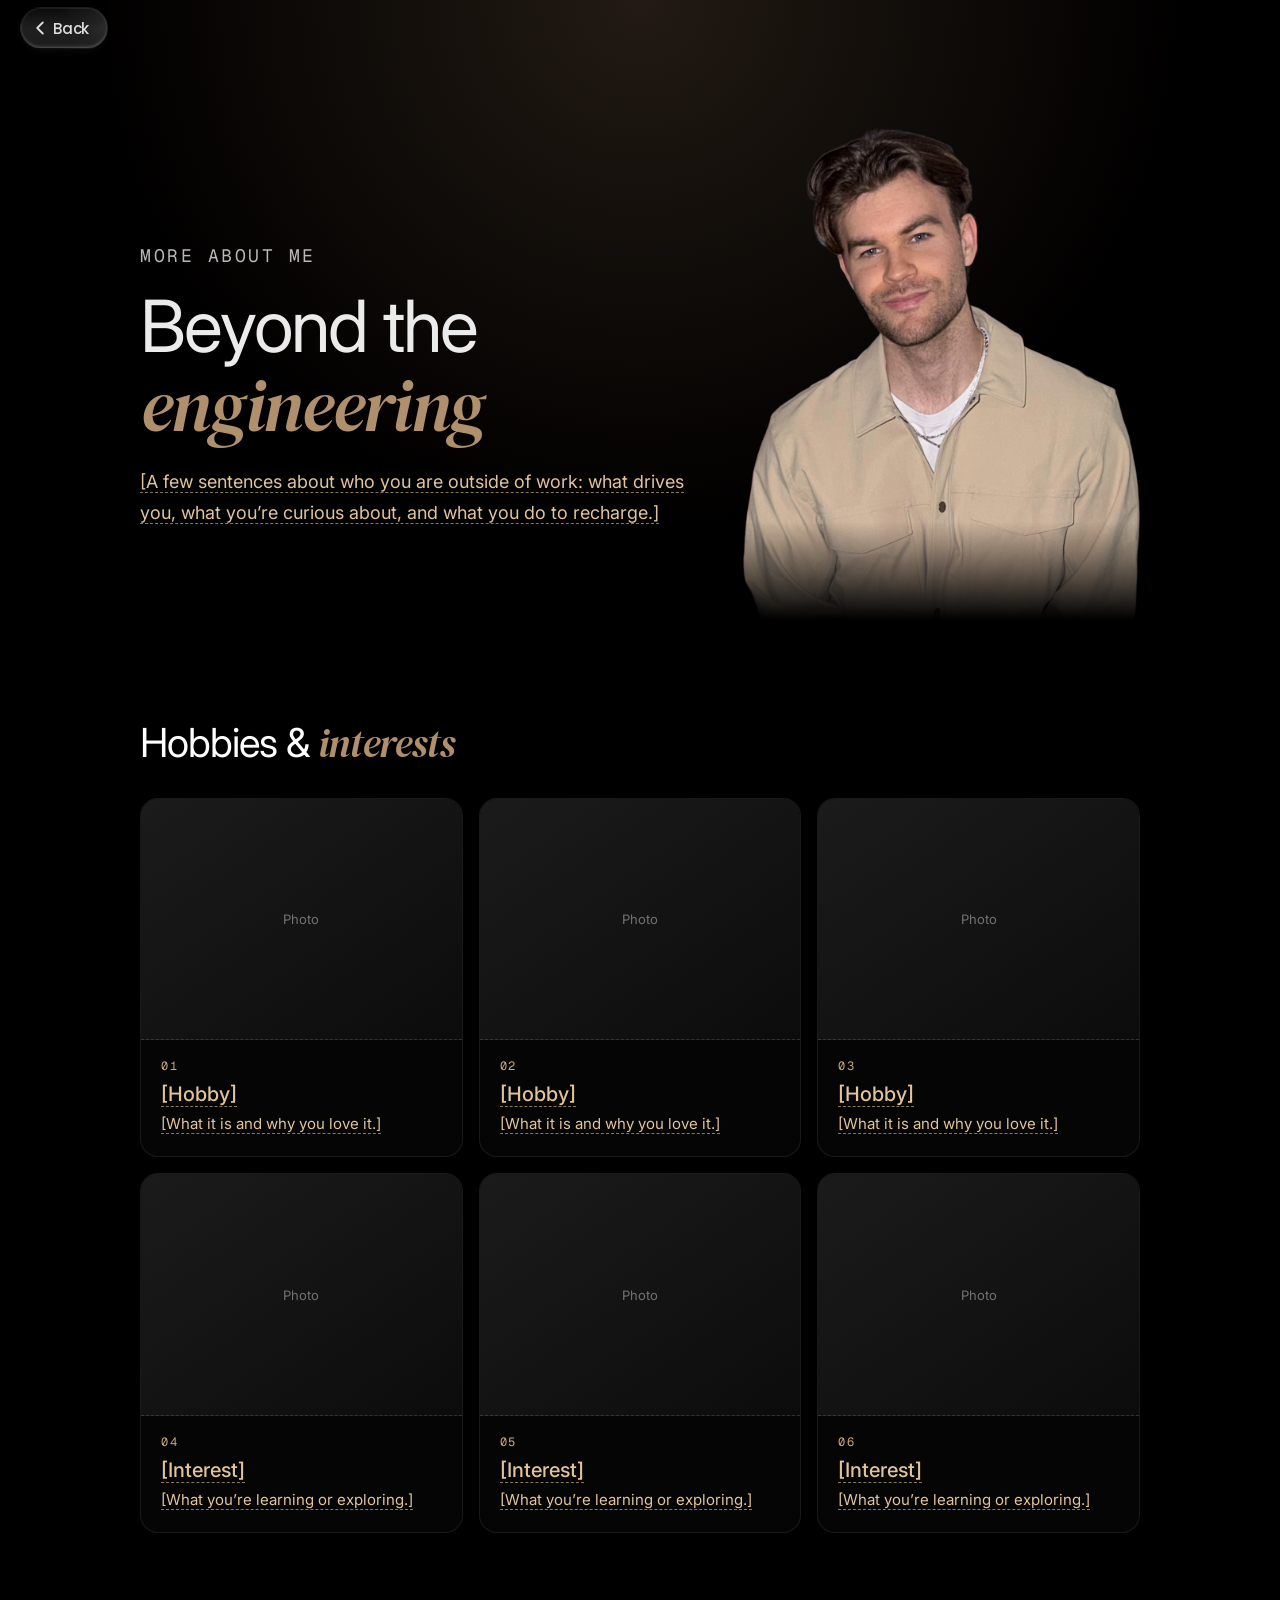
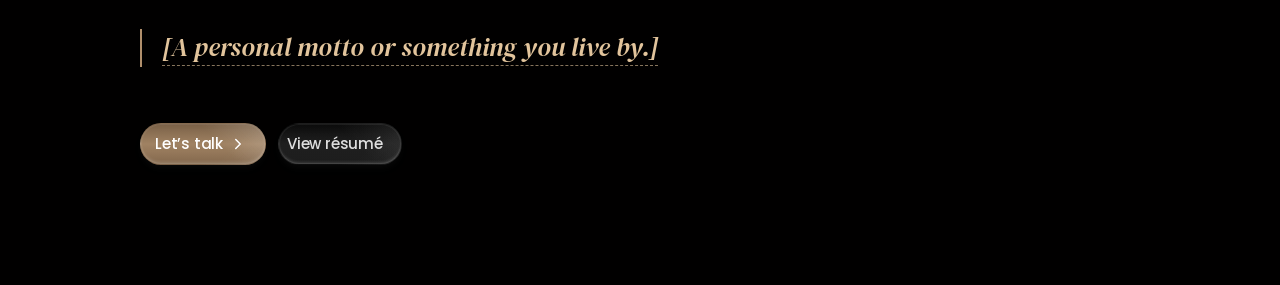
<file: about.html>
<!DOCTYPE html>
<html lang="en">
<head>
  <meta charset="UTF-8" />
  <meta name="viewport" content="width=device-width, initial-scale=1.0" />
  <title>More About Me — Piotr Spychalski</title>
  <link href="https://fonts.googleapis.com/css2?family=DM+Serif+Display:ital@0;1&family=Inter:wght@400;500&family=Geist+Mono:wght@400&family=Poppins:wght@500&display=swap" rel="stylesheet" />
  <link rel="stylesheet" href="back-button.css?v=2" />
  <style>
    html, body { min-height: 100%; margin: 0; background: #010000; color: #fff; font-family: Inter, system-ui, sans-serif; }
    body { background: radial-gradient(60% 40% at 50% 0%, rgba(152, 120, 88, 0.22), transparent 70%), #010000; }
    header { height: 56px; display: flex; align-items: center; padding: 0 20px; }
    main { max-width: 1000px; margin: 0 auto; padding: 8vh 24px 120px; }
    .kicker { margin: 0; font: 12px/1 "Geist Mono", ui-monospace, monospace; letter-spacing: .14em; text-transform: uppercase; color: #987858; }
    h1 { margin: 14px 0 0; font-weight: 400; font-size: clamp(40px, 6vw, 72px); line-height: 1.1; letter-spacing: -.03em; color: rgba(255, 255, 255, .92); }
    h1 em, h2 em { font-family: "DM Serif Display", serif; color: #b08f6c; }
    .intro { display: grid; grid-template-columns: 1.4fr 1fr; gap: 48px; align-items: center; }
    .intro p { margin: 22px 0 0; font-size: 18px; line-height: 1.7; color: #b9b9b9; }
    .intro img { width: 100%; height: auto; -webkit-mask-image: linear-gradient(to bottom, #000 80%, transparent); mask-image: linear-gradient(to bottom, #000 80%, transparent); }
    .fill { color: #e2c49c; border-bottom: 1px dashed rgba(226, 196, 156, .6); }
    h2 { margin: 96px 0 0; font-weight: 400; font-size: clamp(28px, 3.4vw, 40px); letter-spacing: -.025em; }
    .grid { display: grid; grid-template-columns: repeat(3, 1fr); gap: 16px; margin-top: 28px; }
    .card { border: 1px solid rgba(255, 255, 255, .08); border-radius: 18px; overflow: hidden; background: rgba(255, 255, 255, .02); transition: border-color .3s, transform .3s; }
    .card:hover { border-color: rgba(176, 143, 108, .6); transform: translateY(-3px); }
    .ph { aspect-ratio: 4 / 3; display: grid; place-items: center; background: linear-gradient(145deg, #1b1b1b, #0c0c0c); border-bottom: 1px dashed rgba(255, 255, 255, .12); color: rgba(255, 255, 255, .4); font-size: 13px; }
    .card .body { padding: 20px; }
    .card .n { margin: 0; font: 12px/1 "Geist Mono", ui-monospace, monospace; letter-spacing: .14em; color: #c9a97f; }
    .card h3 { margin: 10px 0 6px; font-weight: 500; font-size: 20px; }
    .card p { margin: 0; font-size: 15px; line-height: 1.6; color: #a8a8a8; }
    .quote { margin: 96px 0 0; padding-left: 20px; border-left: 2px solid #b08f6c; font-family: "DM Serif Display", serif; font-style: italic; font-size: 26px; line-height: 1.45; color: rgba(255, 255, 255, .9); }
    .cta { margin-top: 56px; display: flex; gap: 12px; flex-wrap: wrap; }
    @media (max-width: 800px) { .intro, .grid { grid-template-columns: 1fr; } .intro img { max-width: 280px; } }
  </style>
</head>
<body>
  <header>
    <a class="glass-back" href="index.html?home=1#about"><svg viewBox="0 0 24 24" fill="none" stroke="currentColor" stroke-width="2" stroke-linecap="round" stroke-linejoin="round" aria-hidden="true"><path d="M15 18l-6-6 6-6"/></svg>Back</a>
  </header>
  <main>
    <section class="intro">
      <div>
        <p class="kicker">More about me</p>
        <h1>Beyond the <em>engineering</em></h1>
        <p><span class="fill">[A few sentences about who you are outside of work: what drives you, what you’re curious about, and what you do to recharge.]</span></p>
      </div>
      <img src="piotr-more.png" alt="Piotr Spychalski in a beige overshirt" width="1000" height="1240" />
    </section>

    <h2>Hobbies &amp; <em>interests</em></h2>
    <div class="grid">
      <article class="card"><div class="ph">Photo</div><div class="body"><p class="n">01</p><h3><span class="fill">[Hobby]</span></h3><p><span class="fill">[What it is and why you love it.]</span></p></div></article>
      <article class="card"><div class="ph">Photo</div><div class="body"><p class="n">02</p><h3><span class="fill">[Hobby]</span></h3><p><span class="fill">[What it is and why you love it.]</span></p></div></article>
      <article class="card"><div class="ph">Photo</div><div class="body"><p class="n">03</p><h3><span class="fill">[Hobby]</span></h3><p><span class="fill">[What it is and why you love it.]</span></p></div></article>
      <article class="card"><div class="ph">Photo</div><div class="body"><p class="n">04</p><h3><span class="fill">[Interest]</span></h3><p><span class="fill">[What you’re learning or exploring.]</span></p></div></article>
      <article class="card"><div class="ph">Photo</div><div class="body"><p class="n">05</p><h3><span class="fill">[Interest]</span></h3><p><span class="fill">[What you’re learning or exploring.]</span></p></div></article>
      <article class="card"><div class="ph">Photo</div><div class="body"><p class="n">06</p><h3><span class="fill">[Interest]</span></h3><p><span class="fill">[What you’re learning or exploring.]</span></p></div></article>
    </div>

    <p class="quote"><span class="fill">[A personal motto or something you live by.]</span></p>

    <div class="cta">
      <a class="glass-back gold" href="index.html?home=1#contact">Let’s talk<svg viewBox="0 0 24 24" fill="none" stroke="currentColor" stroke-width="2" stroke-linecap="round" stroke-linejoin="round" aria-hidden="true"><path d="M9 18l6-6-6-6"/></svg></a>
      <a class="glass-back" href="resume.html">View résumé</a>
    </div>
  </main>
</body>
</html>
</file>
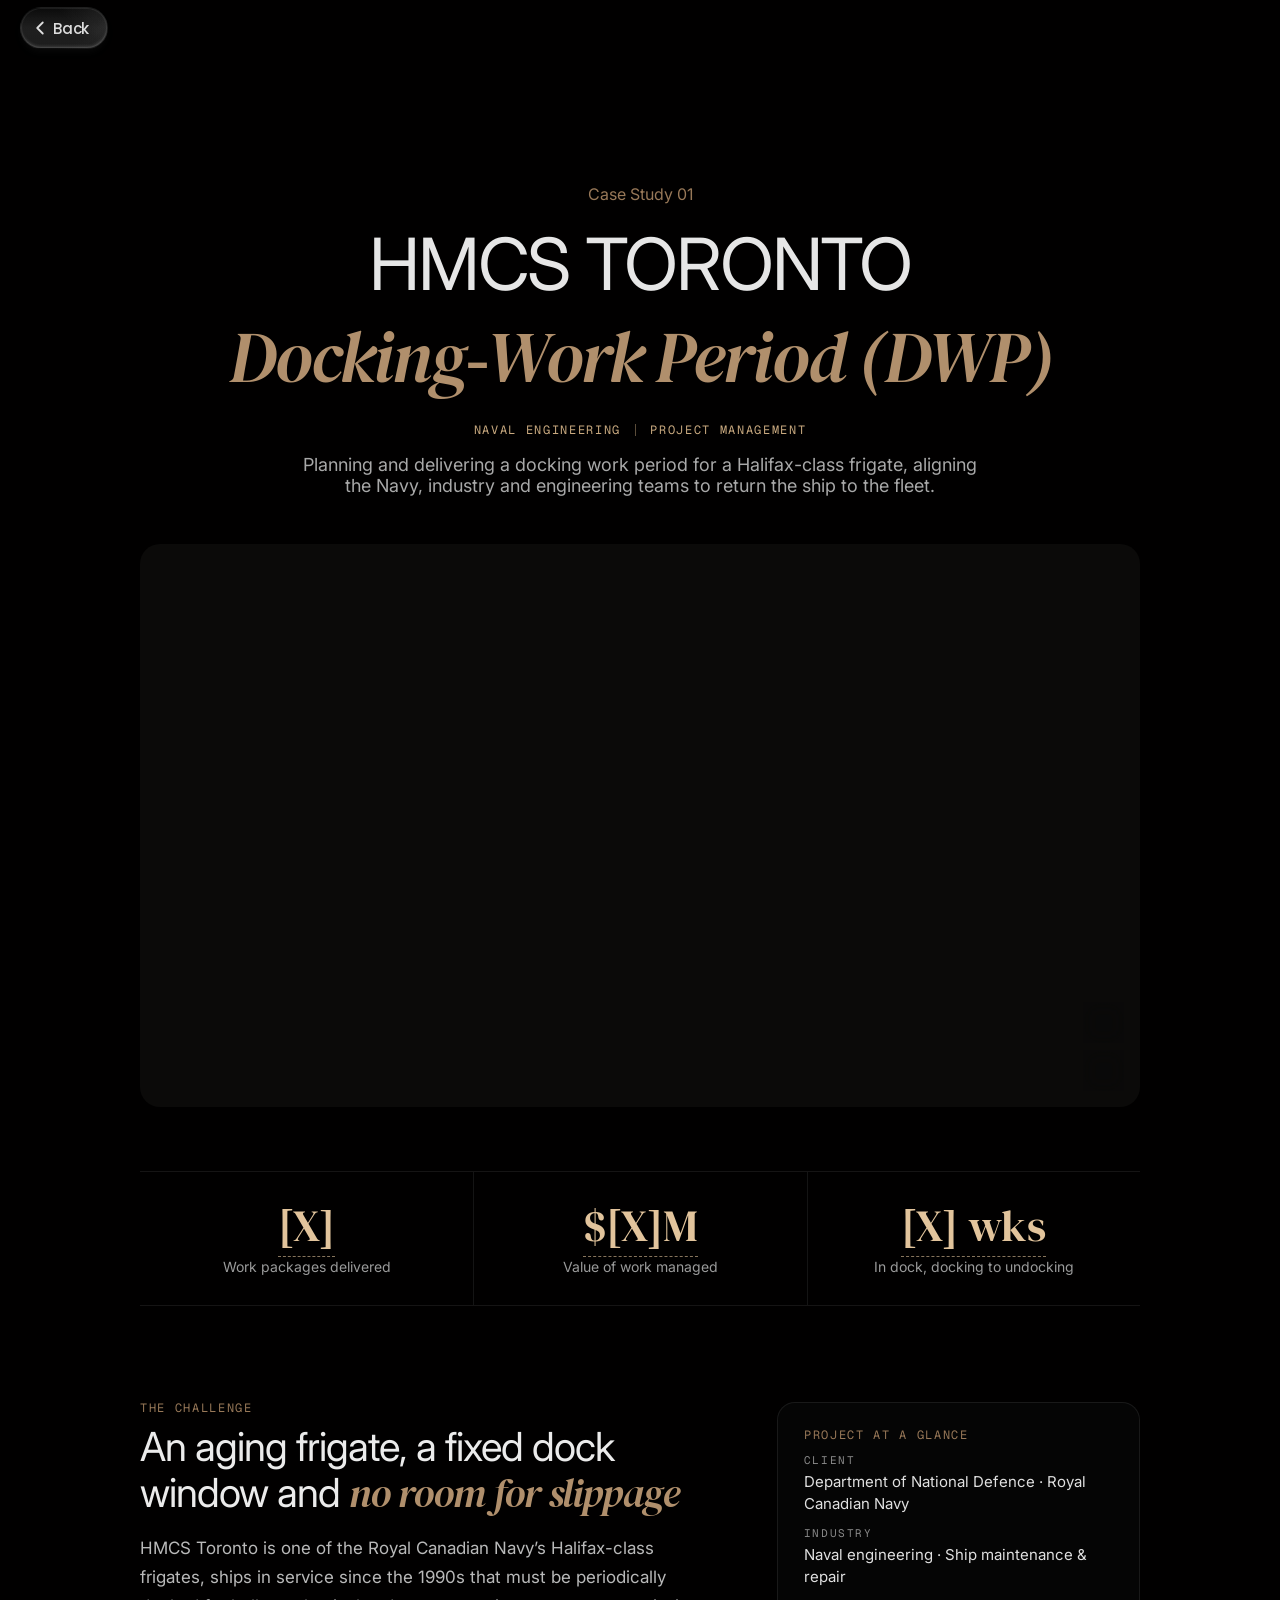
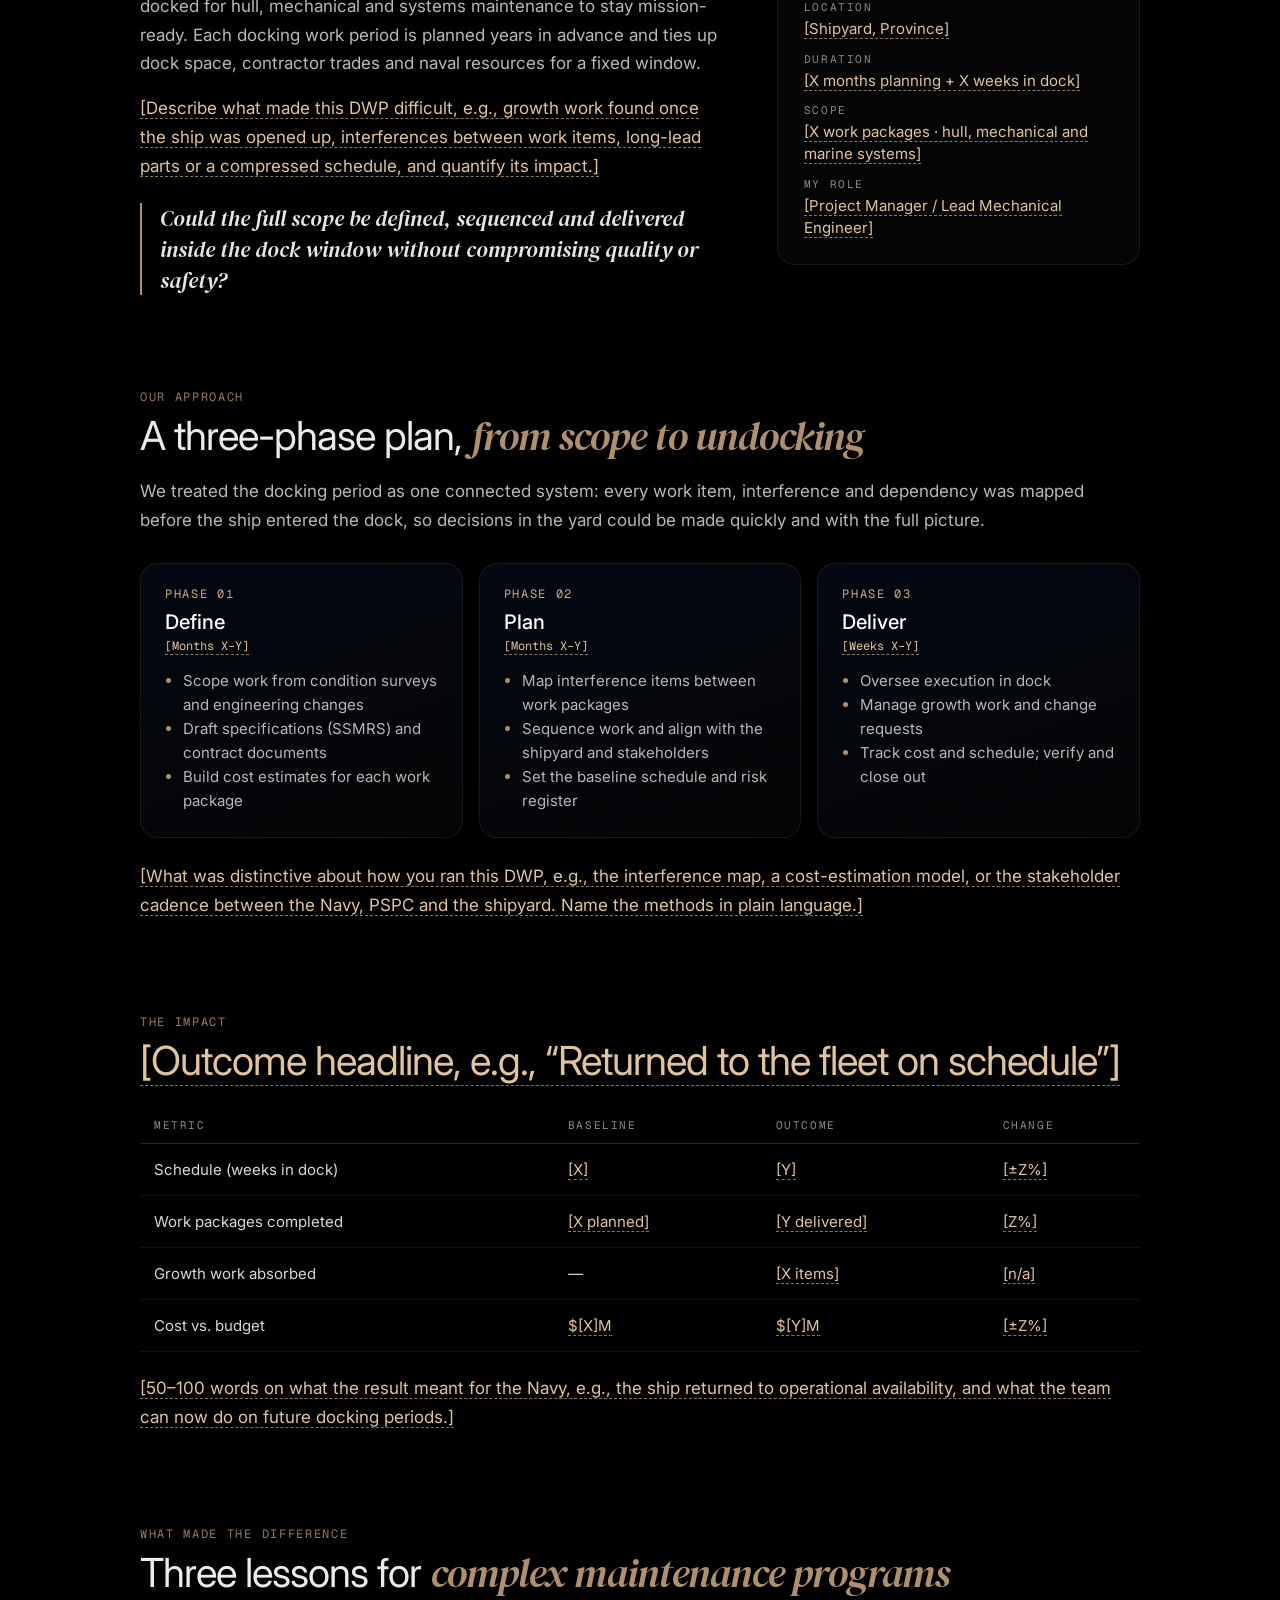
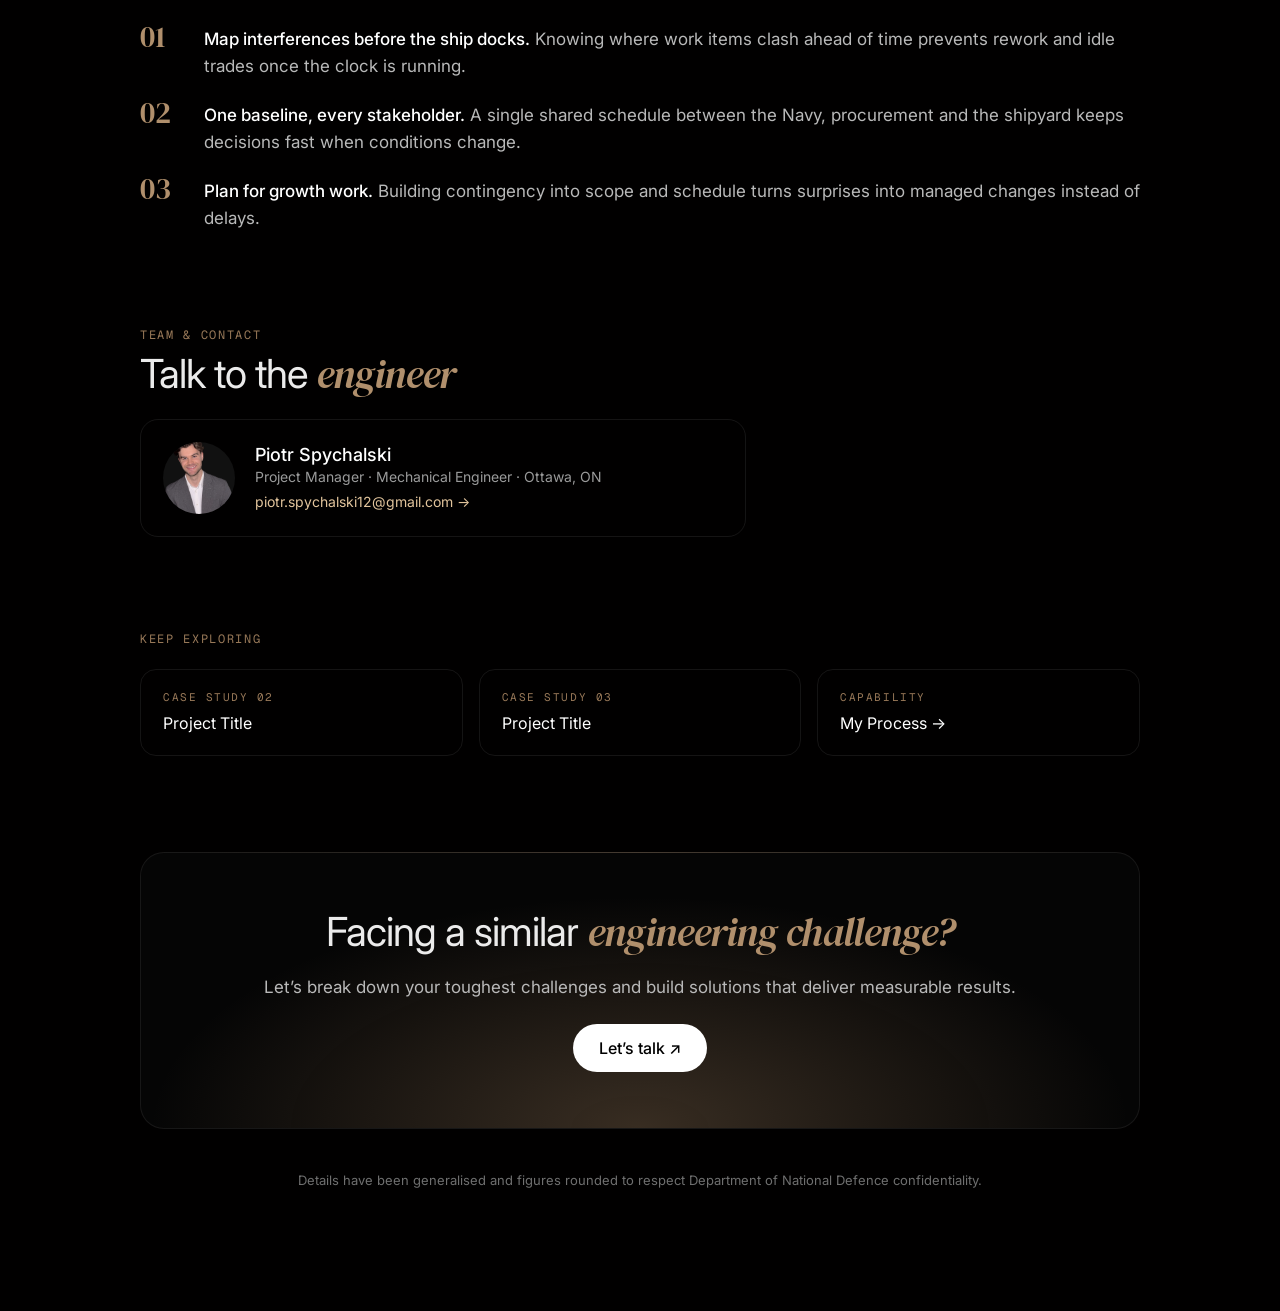
<file: case-study.html>
<!DOCTYPE html>
<html lang="en">
<head>
  <meta charset="UTF-8" />
  <meta name="viewport" content="width=device-width, initial-scale=1.0" />
  <title>Case Study — Piotr Spychalski</title>
  <link href="https://fonts.googleapis.com/css2?family=DM+Serif+Display:ital@0;1&family=Inter:wght@400;500&family=Geist+Mono:wght@400&display=swap" rel="stylesheet" />
  <style>
    html, body { min-height: 100%; margin: 0; background: #010000; color: #fff; font-family: Inter, system-ui, sans-serif; }
    header { height: 56px; display: flex; align-items: center; padding: 0 20px; }
    a { text-decoration: none; }
    .back { height: 36px; padding: 0 16px; border-radius: 999px; display: grid; place-items: center; border: 1px solid #987858; color: #fff; }
    .back:hover { background: rgba(152, 120, 88, 0.2); }
    main { max-width: 900px; margin: 0 auto; padding: 12vh 24px; text-align: center; }
    .label { color: #987858; font-size: 16px; }
    h1 { margin: 12px 0 0; font-weight: 400; font-size: clamp(40px, 6vw, 72px); letter-spacing: -0.03em; color: rgba(255, 255, 255, 0.9); }
    h1 em { font-family: "DM Serif Display", serif; color: #b08f6c; }
    p { margin-top: 20px; color: #8a8a8a; font-size: 18px; }
    /* Project 1: interactive 3D model, embedded from Sketchfab (the author allows embedding, not downloading). */
    .model { position: relative; left: 50%; transform: translateX(-50%); margin: 48px 0 0; width: min(1000px, 92vw); }
    .model[hidden] { display: none; }
    .model iframe { display: block; width: 100%; aspect-ratio: 16 / 9; border: 0; border-radius: 20px; background: #0b0a09; }
    /* Slow zoom buttons (the viewer's own scroll-wheel zoom is switched off: it is too fast and has no speed setting). */
    .zoom { position: absolute; right: 16px; bottom: 16px; display: flex; flex-direction: column; gap: 8px; }
    .zoom button {
      width: 40px; height: 40px; border-radius: 50%; border: 1px solid rgba(255, 255, 255, 0.14);
      background: rgba(10, 10, 10, 0.55); -webkit-backdrop-filter: blur(8px); backdrop-filter: blur(8px);
      color: #fff; font: 500 20px/1 Inter, sans-serif; cursor: pointer; transition: border-color 0.3s, color 0.3s;
    }
    .zoom button:hover { border-color: #b08f6c; color: #b08f6c; }
    .zoom button:disabled { opacity: 0.4; cursor: default; }

    /* ===== Case study article (Project 1) ===== */
    .study[hidden], .tags[hidden], .sub[hidden], #soon[hidden] { display: none; }
    .study { max-width: 1000px; margin: 0 auto; padding: 0 24px 120px; text-align: left; color: rgba(255,255,255,0.86); }
    .study p { margin: 0; color: #b9b9b9; font-size: 17px; line-height: 1.7; }
    .tags { display: flex; justify-content: center; gap: 14px; margin-top: 18px !important; font: 12px/1 "Geist Mono", ui-monospace, monospace !important; letter-spacing: .14em; text-transform: uppercase; color: #c9a97f !important; }
    .tags i { width: 1px; background: rgba(201,169,127,.45); }
    .sub { max-width: 680px; margin: 18px auto 0 !important; text-align: center; font-size: 18px !important; color: #a8a8a8 !important; }
    .fill { color: #e2c49c; border-bottom: 1px dashed rgba(226,196,156,.6); font-style: normal; }
    .study .kicker { font: 12px/1 "Geist Mono", ui-monospace, monospace; letter-spacing: .14em; text-transform: uppercase; color: #987858; }
    .study h2 { margin: 10px 0 18px; font-weight: 400; font-size: clamp(28px, 3.4vw, 40px); line-height: 1.15; letter-spacing: -.025em; color: rgba(255,255,255,.92); }
    .study h2 em { font-family: "DM Serif Display", serif; color: #b08f6c; }
    .block { margin-top: 96px; }
    .metrics { display: grid; grid-template-columns: repeat(3, 1fr); margin-top: 64px; border-top: 1px solid rgba(255,255,255,.08); border-bottom: 1px solid rgba(255,255,255,.08); }
    .metrics div { padding: 30px 24px; text-align: center; }
    .metrics div + div { border-left: 1px solid rgba(255,255,255,.08); }
    .metrics b { display: block; font: 400 44px/1.1 "DM Serif Display", serif; color: #e2c49c; }
    .metrics > div > span { display: block; margin-top: 8px; font-size: 14px; color: #9a9a9a; }
    main:has(+ .study:not([hidden])) { padding-bottom: 0; }
    .split { display: grid; grid-template-columns: 1.6fr 1fr; gap: 56px; align-items: start; }
    .glance { position: sticky; top: 24px; padding: 26px; border: 1px solid rgba(255,255,255,.08); border-radius: 18px; background: rgba(255,255,255,.02); }
    .glance dl { margin: 14px 0 0; display: grid; gap: 14px; }
    .glance dt { font: 11px/1 "Geist Mono", ui-monospace, monospace; letter-spacing: .14em; text-transform: uppercase; color: #8a8a8a; }
    .glance dd { margin: 5px 0 0; font-size: 15px; line-height: 1.45; color: rgba(255,255,255,.88); }
    .study p + p { margin-top: 16px; }
    .study .question { margin-top: 22px; padding-left: 18px; border-left: 2px solid #b08f6c; font-family: "DM Serif Display", serif; font-style: italic; font-size: 22px; line-height: 1.4; color: rgba(255,255,255,.9); }
    .phases { display: grid; grid-template-columns: repeat(3, 1fr); gap: 16px; margin-top: 28px; }
    .phase { padding: 24px; border: 1px solid rgba(255,255,255,.08); border-radius: 18px; background: linear-gradient(160deg, rgba(40,110,255,.07), rgba(255,255,255,.015)); }
    .study .phase .n { font: 12px/1 "Geist Mono", ui-monospace, monospace; letter-spacing: .14em; color: #c9a97f; }
    .phase h3 { margin: 10px 0 4px; font-weight: 500; font-size: 20px; color: #fff; }
    .study .phase .when { font: 12px/1.4 "Geist Mono", ui-monospace, monospace; color: #8a8a8a; }
    .phase ul { margin: 14px 0 0; padding-left: 18px; color: #b9b9b9; font-size: 15px; line-height: 1.6; }
    .phase li::marker { color: #b08f6c; }
    table.impact { width: 100%; margin-top: 24px; border-collapse: collapse; font-size: 15px; }
    .impact th { text-align: left; padding: 12px 14px; font: 11px/1 "Geist Mono", ui-monospace, monospace; letter-spacing: .14em; text-transform: uppercase; color: #8a8a8a; border-bottom: 1px solid rgba(255,255,255,.14); }
    .impact td { padding: 16px 14px; border-bottom: 1px solid rgba(255,255,255,.07); color: rgba(255,255,255,.85); }
    .lessons { margin: 26px 0 0; padding: 0; list-style: none; display: grid; gap: 18px; counter-reset: l; }
    .lessons li { position: relative; padding: 4px 0 0 64px; font-size: 17px; line-height: 1.6; color: #b9b9b9; counter-increment: l; }
    .lessons li::before { content: "0" counter(l); position: absolute; left: 0; top: 0; font: 30px/1 "DM Serif Display", serif; color: #b08f6c; }
    .lessons b { color: #fff; font-weight: 500; }
    .person { display: flex; gap: 20px; align-items: center; margin-top: 22px; padding: 22px; border: 1px solid rgba(255,255,255,.08); border-radius: 18px; max-width: 560px; }
    .person img { width: 72px; height: 72px; border-radius: 50%; object-fit: cover; object-position: center 12%; background: #111; }
    .person b { display: block; color: #fff; font-weight: 500; font-size: 18px; }
    .person span { display: block; margin-top: 3px; font-size: 14px; color: #9a9a9a; }
    .person a { display: inline-block; margin-top: 8px; font-size: 14px; color: #e2c49c; text-decoration: none; }
    .related { display: grid; grid-template-columns: repeat(3, 1fr); gap: 16px; margin-top: 24px; }
    .related a { display: block; padding: 22px; border: 1px solid rgba(255,255,255,.08); border-radius: 16px; color: #fff; text-decoration: none; transition: border-color .3s, transform .3s; }
    .related a:hover { border-color: rgba(176,143,108,.6); transform: translateY(-3px); }
    .related small { display: block; font: 11px/1 "Geist Mono", ui-monospace, monospace; letter-spacing: .14em; text-transform: uppercase; color: #987858; margin-bottom: 10px; }
    .cta { margin-top: 96px; padding: 56px 32px; text-align: center; border-radius: 24px; background: radial-gradient(70% 120% at 50% 100%, rgba(152,120,88,.35), transparent 70%), rgba(255,255,255,.02); border: 1px solid rgba(255,255,255,.07); }
    .study .cta h2 { margin-top: 0; }
    .study .cta p { text-align: center; }
    .cta .btn { display: inline-flex; margin-top: 22px; padding: 14px 26px; border-radius: 999px; background: #fff; color: #000; font-weight: 500; text-decoration: none; }
    .study .disclaimer { margin-top: 40px; text-align: center; font-size: 13px; color: #6f6f6f; }
    @media (max-width: 800px) {
      .metrics, .phases, .related, .split { grid-template-columns: 1fr; }
      .metrics div + div { border-left: 0; border-top: 1px solid rgba(255,255,255,.08); }
      .glance { position: static; }
      .impact { font-size: 13px; }
    }
  </style>
  <link href="https://fonts.googleapis.com/css2?family=Poppins:wght@500&display=swap" rel="stylesheet" />
  <link rel="stylesheet" href="back-button.css?v=2" />
</head>
<body>
  <header>
    <a class="glass-back" href="index.html?home=1#cases"><svg viewBox="0 0 24 24" fill="none" stroke="currentColor" stroke-width="2" stroke-linecap="round" stroke-linejoin="round" aria-hidden="true"><path d="M15 18l-6-6 6-6"/></svg>Back</a>
  </header>
  <main>
    <p class="label">Case Study <span id="num">01</span></p>
    <h1 id="title">Project <em>Title</em></h1>
    <p class="tags" id="tags" hidden>Naval engineering <i></i> Project management</p>
    <p class="sub" id="sub" hidden>Planning and delivering a docking work period for a Halifax-class frigate, aligning the Navy, industry and engineering teams to return the ship to the fleet.</p>
    <div class="model" id="model" hidden>
      <iframe id="modelFrame" title="HMCS Toronto — interactive 3D model" allow="autoplay; fullscreen; xr-spatial-tracking" allowfullscreen></iframe>
      <div class="zoom">
        <button type="button" id="zoomIn" aria-label="Zoom in" disabled>+</button>
        <button type="button" id="zoomOut" aria-label="Zoom out" disabled>−</button>
      </div>
    </div>
    <p id="soon">Full case study coming soon.</p>
  </main>
  <article class="study" id="study" hidden>
    <div class="metrics">
      <div><b><span class="fill">[X]</span></b><span>Work packages delivered</span></div>
      <div><b><span class="fill">$[X]M</span></b><span>Value of work managed</span></div>
      <div><b><span class="fill">[X] wks</span></b><span>In dock, docking to undocking</span></div>
    </div>

    <div class="block split">
      <div>
        <p class="kicker">The challenge</p>
        <h2>An aging frigate, a fixed dock window and <em>no room for slippage</em></h2>
        <p>HMCS Toronto is one of the Royal Canadian Navy’s Halifax-class frigates, ships in service since the 1990s that must be periodically docked for hull, mechanical and systems maintenance to stay mission-ready. Each docking work period is planned years in advance and ties up dock space, contractor trades and naval resources for a fixed window.</p>
        <p><span class="fill">[Describe what made this DWP difficult, e.g., growth work found once the ship was opened up, interferences between work items, long-lead parts or a compressed schedule, and quantify its impact.]</span></p>
        <p class="question">Could the full scope be defined, sequenced and delivered inside the dock window without compromising quality or safety?</p>
      </div>
      <aside class="glance">
        <p class="kicker">Project at a glance</p>
        <dl>
          <div><dt>Client</dt><dd>Department of National Defence · Royal Canadian Navy</dd></div>
          <div><dt>Industry</dt><dd>Naval engineering · Ship maintenance &amp; repair</dd></div>
          <div><dt>Location</dt><dd><span class="fill">[Shipyard, Province]</span></dd></div>
          <div><dt>Duration</dt><dd><span class="fill">[X months planning + X weeks in dock]</span></dd></div>
          <div><dt>Scope</dt><dd><span class="fill">[X work packages · hull, mechanical and marine systems]</span></dd></div>
          <div><dt>My role</dt><dd><span class="fill">[Project Manager / Lead Mechanical Engineer]</span></dd></div>
        </dl>
      </aside>
    </div>

    <div class="block">
      <p class="kicker">Our approach</p>
      <h2>A three-phase plan, <em>from scope to undocking</em></h2>
      <p>We treated the docking period as one connected system: every work item, interference and dependency was mapped before the ship entered the dock, so decisions in the yard could be made quickly and with the full picture.</p>
      <div class="phases">
        <div class="phase"><p class="n">PHASE 01</p><h3>Define</h3><p class="when"><span class="fill">[Months X–Y]</span></p>
          <ul><li>Scope work from condition surveys and engineering changes</li><li>Draft specifications (SSMRS) and contract documents</li><li>Build cost estimates for each work package</li></ul></div>
        <div class="phase"><p class="n">PHASE 02</p><h3>Plan</h3><p class="when"><span class="fill">[Months X–Y]</span></p>
          <ul><li>Map interference items between work packages</li><li>Sequence work and align with the shipyard and stakeholders</li><li>Set the baseline schedule and risk register</li></ul></div>
        <div class="phase"><p class="n">PHASE 03</p><h3>Deliver</h3><p class="when"><span class="fill">[Weeks X–Y]</span></p>
          <ul><li>Oversee execution in dock</li><li>Manage growth work and change requests</li><li>Track cost and schedule; verify and close out</li></ul></div>
      </div>
      <p style="margin-top:24px"><span class="fill">[What was distinctive about how you ran this DWP, e.g., the interference map, a cost-estimation model, or the stakeholder cadence between the Navy, PSPC and the shipyard. Name the methods in plain language.]</span></p>
    </div>

    <div class="block">
      <p class="kicker">The impact</p>
      <h2><span class="fill">[Outcome headline, e.g., “Returned to the fleet on schedule”]</span></h2>
      <table class="impact">
        <thead><tr><th>Metric</th><th>Baseline</th><th>Outcome</th><th>Change</th></tr></thead>
        <tbody>
          <tr><td>Schedule (weeks in dock)</td><td><span class="fill">[X]</span></td><td><span class="fill">[Y]</span></td><td><span class="fill">[±Z%]</span></td></tr>
          <tr><td>Work packages completed</td><td><span class="fill">[X planned]</span></td><td><span class="fill">[Y delivered]</span></td><td><span class="fill">[Z%]</span></td></tr>
          <tr><td>Growth work absorbed</td><td>—</td><td><span class="fill">[X items]</span></td><td><span class="fill">[n/a]</span></td></tr>
          <tr><td>Cost vs. budget</td><td><span class="fill">$[X]M</span></td><td><span class="fill">$[Y]M</span></td><td><span class="fill">[±Z%]</span></td></tr>
        </tbody>
      </table>
      <p style="margin-top:22px"><span class="fill">[50–100 words on what the result meant for the Navy, e.g., the ship returned to operational availability, and what the team can now do on future docking periods.]</span></p>
    </div>

    <div class="block">
      <p class="kicker">What made the difference</p>
      <h2>Three lessons for <em>complex maintenance programs</em></h2>
      <ol class="lessons">
        <li><b>Map interferences before the ship docks.</b> Knowing where work items clash ahead of time prevents rework and idle trades once the clock is running.</li>
        <li><b>One baseline, every stakeholder.</b> A single shared schedule between the Navy, procurement and the shipyard keeps decisions fast when conditions change.</li>
        <li><b>Plan for growth work.</b> Building contingency into scope and schedule turns surprises into managed changes instead of delays.</li>
      </ol>
    </div>

    <div class="block">
      <p class="kicker">Team &amp; contact</p>
      <h2>Talk to the <em>engineer</em></h2>
      <div class="person">
        <img src="piotr-color.png?v=2" alt="Piotr Spychalski" />
        <div><b>Piotr Spychalski</b><span>Project Manager · Mechanical Engineer · Ottawa, ON</span>
          <a href="mailto:piotr.spychalski12@gmail.com">piotr.spychalski12@gmail.com →</a></div>
      </div>
    </div>

    <div class="block">
      <p class="kicker">Keep exploring</p>
      <div class="related">
        <a href="case-study.html?p=2"><small>Case study 02</small>Project Title</a>
        <a href="case-study.html?p=3"><small>Case study 03</small>Project Title</a>
        <a href="index.html?home=1#process"><small>Capability</small>My Process →</a>
      </div>
    </div>

    <div class="cta">
      <h2>Facing a similar <em>engineering challenge?</em></h2>
      <p>Let’s break down your toughest challenges and build solutions that deliver measurable results.</p>
      <a class="btn" href="index.html?home=1#contact">Let’s talk ↗</a>
    </div>
    <p class="disclaimer">Details have been generalised and figures rounded to respect Department of National Defence confidentiality.</p>
  </article>

  <script>
    // Which project: case-study.html?p=1 … p=6
    const n = parseInt(new URLSearchParams(location.search).get("p"), 10) || 1;
    document.getElementById("num").textContent = String(n).padStart(2, "0");

    if (n === 1) {
      document.getElementById("title").innerHTML = "HMCS TORONTO<br /><em>Docking‑Work Period (DWP)</em>"; // non-breaking hyphen keeps "Docking-Work" together
      document.title = "HMCS TORONTO Docking-Work Period (DWP) — Piotr Spychalski";
      ["model", "tags", "sub", "study"].forEach((id) => (document.getElementById(id).hidden = false));
      document.getElementById("soon").hidden = true;
      // Sketchfab Viewer API: same embed, scroll-wheel zoom off, plus our own slow zoom.
      const s = document.createElement("script");
      s.src = "https://static.sketchfab.com/api/sketchfab-viewer-1.12.1.js";
      s.onload = () => {
        new Sketchfab(document.getElementById("modelFrame")).init("e6c5ed1a9b2c471a954edcb8735f98f4", {
          autostart: 1, autospin: 0.2, scrollwheel: 0, dnt: 1,
          ui_infos: 0, ui_inspector: 0, ui_settings: 0, ui_annotations: 0, ui_help: 0, ui_vr: 0, ui_ar: 0, ui_theme: "dark",
          success(api) {
            api.start();
            api.addEventListener("viewerready", () => {
              const btnIn = document.getElementById("zoomIn"), btnOut = document.getElementById("zoomOut");
              // Each click moves the camera 15% closer to / further from what it looks at, gliding over 1.2s.
              const zoom = (factor) => api.getCameraLookAt((err, cam) => {
                if (err) return;
                const [p, t] = [cam.position, cam.target];
                const pos = t.map((v, i) => v + (p[i] - v) * factor);
                api.setCameraLookAt(pos, t, 1.2);
              });
              btnIn.onclick = () => zoom(0.85);
              btnOut.onclick = () => zoom(1 / 0.85);
              btnIn.disabled = btnOut.disabled = false;
            });
          },
          error() {},
        });
      };
      document.head.append(s);
    }
  </script>
</body>
</html>
</file>
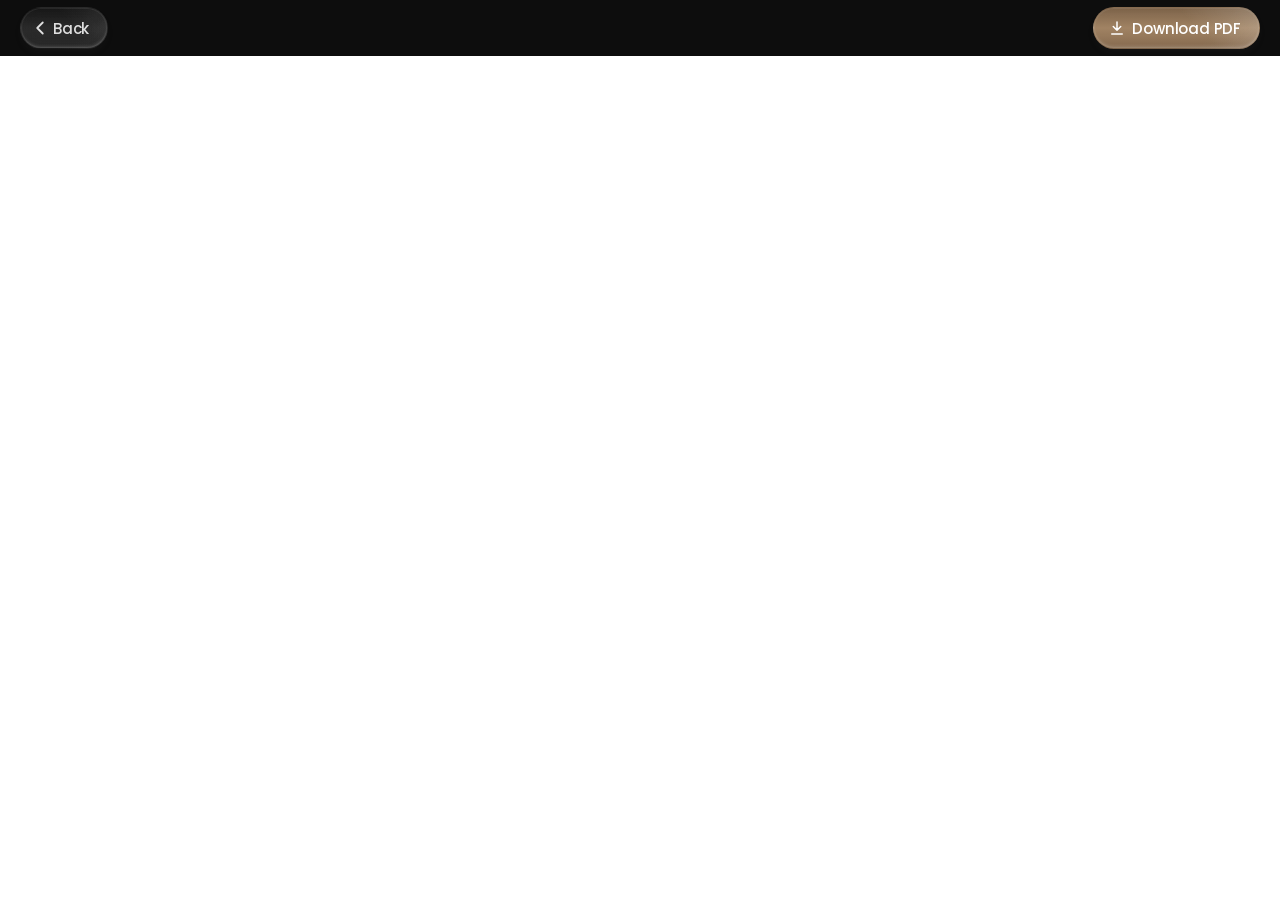
<file: resume.html>
<!DOCTYPE html>
<html lang="en">
<head>
  <meta charset="UTF-8" />
  <meta name="viewport" content="width=device-width, initial-scale=1.0" />
  <title>Resume — Piotr Spychalski</title>
  <style>
    html, body { height: 100%; margin: 0; background: #0d0d0d; color: #fff; font-family: Inter, system-ui, sans-serif; }
    header { height: 56px; display: flex; align-items: center; justify-content: space-between; padding: 0 20px; }
    a { color: #b08f6c; text-decoration: none; }
    .back { height: 36px; padding: 0 16px; border-radius: 999px; display: grid; place-items: center; }
    .back { border: 1px solid #987858; color: #fff; }
    .back:hover { background: rgba(152, 120, 88, 0.2); }
    iframe { display: block; width: 100%; height: calc(100% - 56px); border: 0; background: #fff; }
  </style>
  <link href="https://fonts.googleapis.com/css2?family=Poppins:wght@500&display=swap" rel="stylesheet" />
  <link rel="stylesheet" href="back-button.css?v=2" />
</head>
<body>
  <header>
    <a class="glass-back" href="index.html?home=1" target="_top"><svg viewBox="0 0 24 24" fill="none" stroke="currentColor" stroke-width="2" stroke-linecap="round" stroke-linejoin="round" aria-hidden="true"><path d="M15 18l-6-6 6-6"/></svg>Back</a>
    <a class="glass-back gold" href="Piotr_Spychalski_Resume.pdf" download="Piotr_Spychalski_Resume.pdf"><svg viewBox="0 0 24 24" fill="none" stroke="currentColor" stroke-width="2" stroke-linecap="round" stroke-linejoin="round" aria-hidden="true"><path d="M12 4v11m0 0l-5-5m5 5l5-5M5 20h14"/></svg>Download PDF</a>
  </header>
  <iframe src="Piotr_Spychalski_Resume.pdf" title="Piotr Spychalski resume"></iframe>
</body>
</html>
</file>
<file: back-button.css>
/* Frosted-glass "Back" pill used on secondary pages (resume, case study). */
.glass-back {
  position: relative;
  display: inline-flex;
  align-items: center;
  gap: 2px;
  height: 40px;
  padding: 0 18px 0 8px;
  border-radius: 50px;
  border: 1px solid transparent;
  overflow: hidden;
  color: rgba(255, 255, 255, 0.85);
  font-family: "Poppins", Inter, system-ui, sans-serif;
  font-size: 15px;
  font-weight: 500;
  letter-spacing: -0.2px;
  text-decoration: none;
  -webkit-backdrop-filter: blur(10px);
  backdrop-filter: blur(10px);
  background:
    linear-gradient(225deg, rgba(163, 163, 163, 0.12) 0%, transparent 40%),
    linear-gradient(315deg, rgba(163, 163, 163, 0.045) 0%, transparent 30%),
    linear-gradient(360deg, rgba(163, 163, 163, 0.09) 0%, rgba(199, 199, 199, 0.125) 50%, rgba(255, 255, 255, 0.042) 100%),
    linear-gradient(to bottom, transparent 0%, rgba(255, 255, 255, 0.06) 100%);
  box-shadow:
    0 5px 7.5px -2px rgba(41, 41, 41, 0.2),
    inset 0 0 0 1px rgba(255, 255, 255, 0.06),
    inset 0 1px 1px 0 rgba(163, 163, 163, 0.03),
    inset 0 -3px 3px -1px rgba(255, 255, 255, 0.14);
  transition: transform 1.2s cubic-bezier(0.23, 1, 0.32, 1), background 0.8s cubic-bezier(0.4, 0, 0.2, 1);
}
.glass-back svg { width: 22px; height: 22px; flex: none; }
.glass-back:hover { transform: translateY(-1px) scale(1.03); background-color: rgba(255, 255, 255, 0.06); color: #fff; }
.glass-back:active { transform: scale(0.97); }
.glass-back:focus-visible { outline: 2px solid #b08f6c; outline-offset: 2px; }

/* Gold variant (resume Download, About "More About Me"). */
.glass-back.gold {
  padding: 0 18px 0 14px; gap: 6px; color: #fff;
  background:
    linear-gradient(225deg, rgba(255, 255, 255, 0.18) 0%, transparent 40%),
    linear-gradient(315deg, rgba(255, 255, 255, 0.06) 0%, transparent 30%),
    linear-gradient(360deg, rgba(152, 120, 88, 0.85) 0%, rgba(176, 143, 108, 0.9) 50%, rgba(152, 120, 88, 0.8) 100%),
    linear-gradient(to bottom, transparent 0%, rgba(255, 255, 255, 0.08) 100%);
}
.glass-back.gold:hover { background-color: transparent; color: #fff; filter: brightness(1.12); }
.glass-back.gold svg { width: 18px; height: 18px; }
</file>
